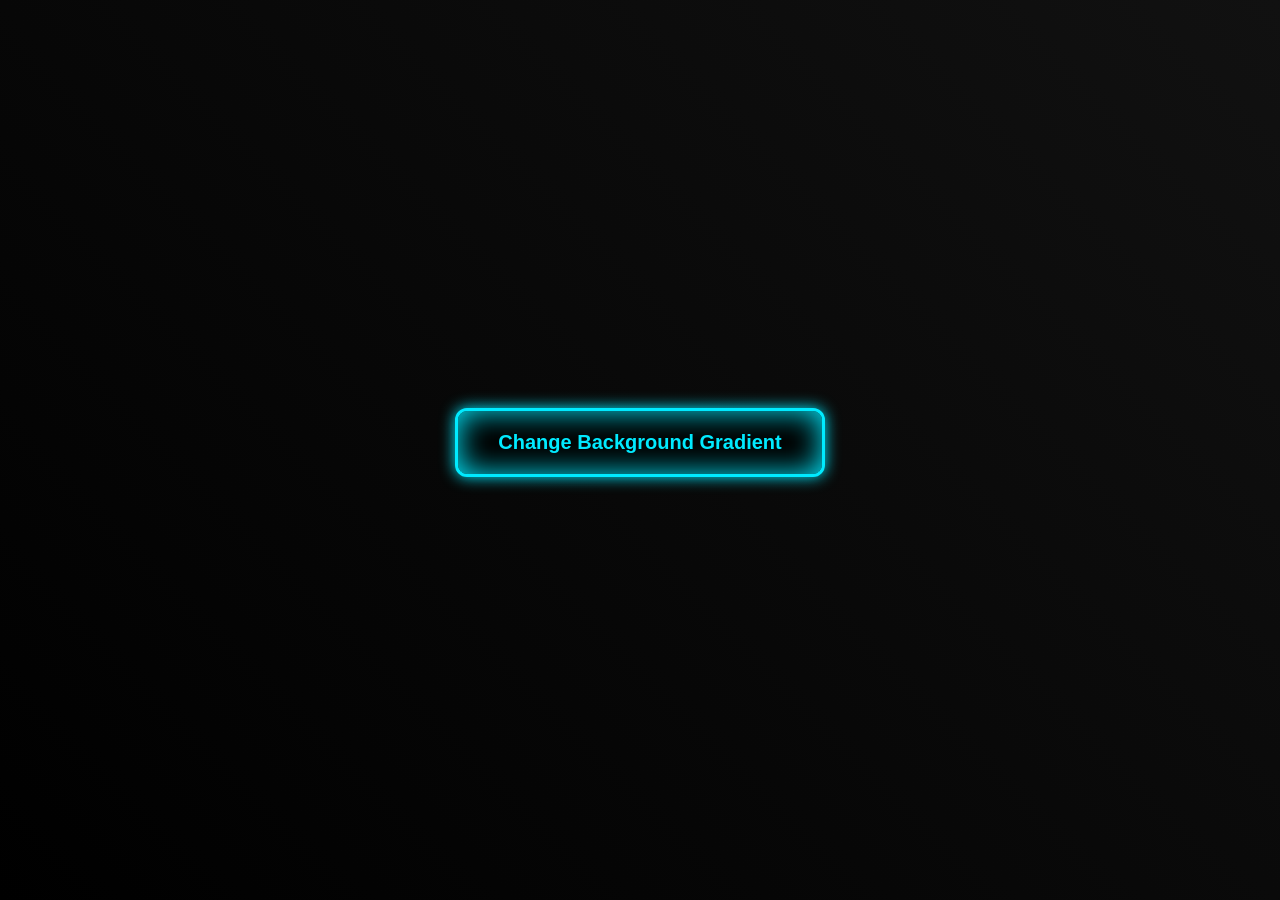
<file: task3/index.html>
<!DOCTYPE html>
<html lang="en">
<head>
  <meta charset="UTF-8">
  <meta name="viewport" content="width=device-width, initial-scale=1.0">
  <title>Random Gradient Background</title>
  <link rel="stylesheet" href="style.css">
</head>
<body>
  <div class="container">
    <button id="colorBtn">Change Background Gradient</button>
    <p id="colorCode"></p>
  </div>
  <script src="script.js"></script>
</body>
</html>
</file>
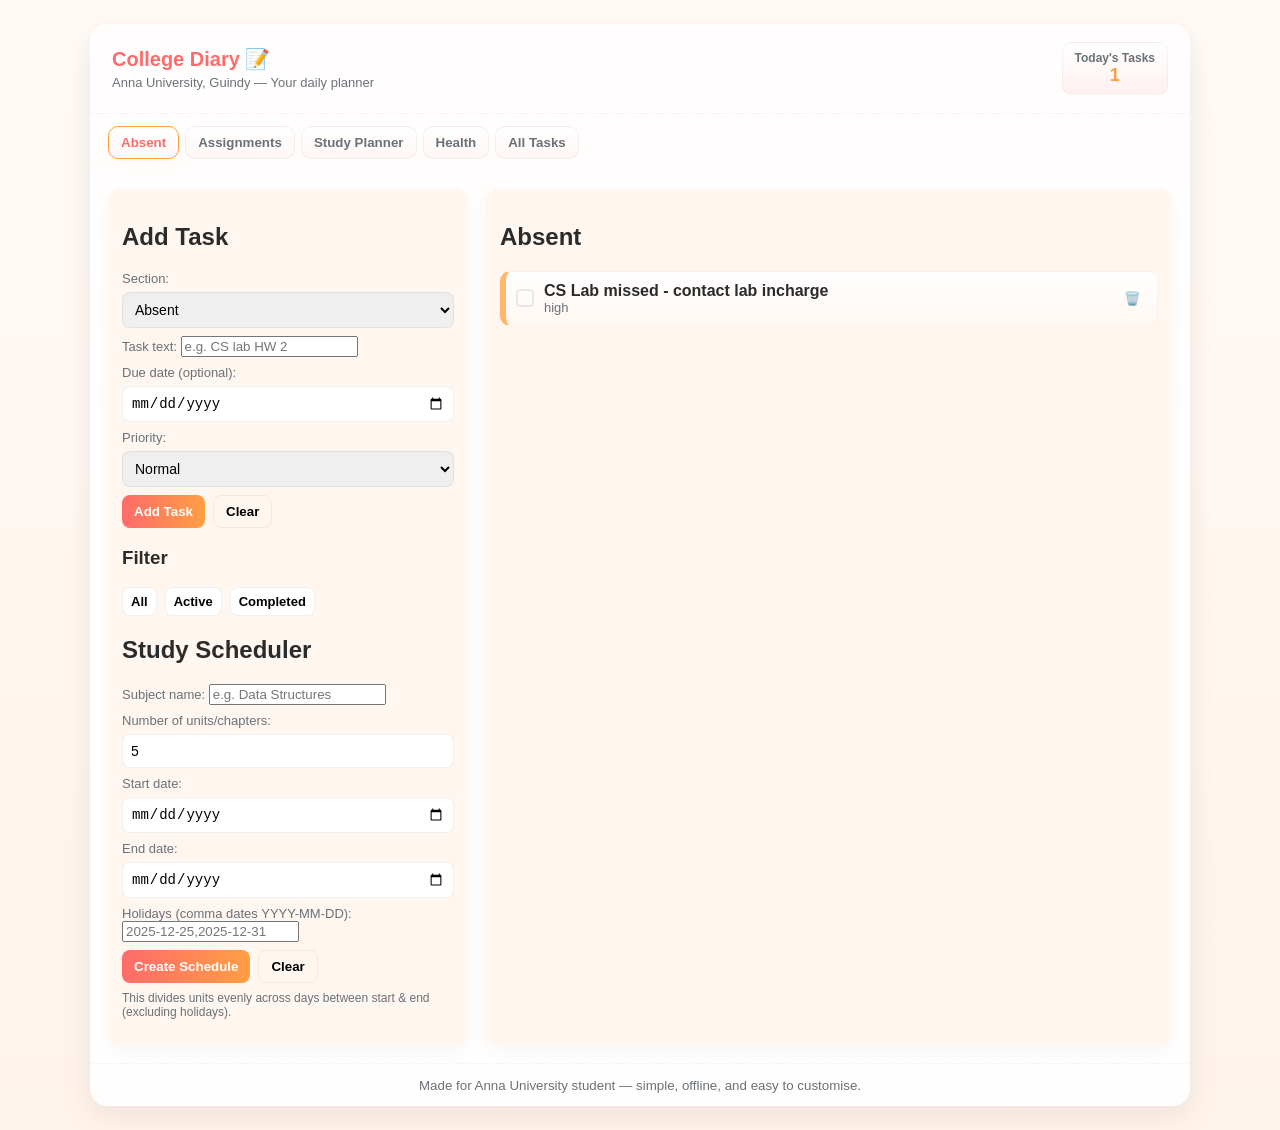
<file: task4/index.html>
<!DOCTYPE html>
<html lang="en">
<head>
  <meta charset="utf-8" />
  <meta name="viewport" content="width=device-width,initial-scale=1" />
  <title>College Diary — Smart ToDo</title>
  <link rel="stylesheet" href="style.css" />
</head>
<body>
  <div class="app">
    <header class="header">
      <div class="title">
        <h1>College Diary 📝</h1>
        <p class="subtitle">Anna University, Guindy — Your daily planner</p>
      </div>

      <div class="today-box" id="todayBox">
        <strong>Today's Tasks</strong>
        <div id="todayCount">0</div>
      </div>
    </header>

    <nav class="tabs">
      <button data-tab="absent" class="tab active">Absent</button>
      <button data-tab="assign" class="tab">Assignments</button>
      <button data-tab="study" class="tab">Study Planner</button>
      <button data-tab="health" class="tab">Health</button>
      <button data-tab="all" class="tab">All Tasks</button>
    </nav>

    <main class="main">
      <!-- LEFT: input + controls -->
      <aside class="panel left">
        <section class="add-section" id="addSection">
          <h2>Add Task</h2>
          <label>Section:
            <select id="taskSection">
              <option value="absent">Absent</option>
              <option value="assign">Assignments</option>
              <option value="study">Study</option>
              <option value="health">Health</option>
            </select>
          </label>

          <label>Task text:
            <input id="taskText" placeholder="e.g. CS lab HW 2" />
          </label>

          <label>Due date (optional):
            <input id="taskDate" type="date" />
          </label>

          <label>Priority:
            <select id="taskPriority">
              <option value="normal">Normal</option>
              <option value="high">High</option>
              <option value="low">Low</option>
            </select>
          </label>

          <div class="row">
            <button id="addBtn" class="btn primary">Add Task</button>
            <button id="clearBtn" class="btn ghost">Clear</button>
          </div>
        </section>

        <section class="filter-section">
          <h3>Filter</h3>
          <div class="row">
            <button data-filter="all" class="btn small active">All</button>
            <button data-filter="active" class="btn small">Active</button>
            <button data-filter="completed" class="btn small">Completed</button>
          </div>
        </section>

        <!-- Simple Study Scheduler -->
        <section class="scheduler">
          <h2>Study Scheduler</h2>
          <label>Subject name:
            <input id="subName" placeholder="e.g. Data Structures" />
          </label>

          <label>Number of units/chapters:
            <input id="units" type="number" min="1" value="5" />
          </label>

          <label>Start date:
            <input id="startDate" type="date" />
          </label>

          <label>End date:
            <input id="endDate" type="date" />
          </label>

          <label>Holidays (comma dates YYYY-MM-DD):
            <input id="holidays" placeholder="2025-12-25,2025-12-31" />
          </label>

          <div class="row">
            <button id="makeSchedule" class="btn primary">Create Schedule</button>
            <button id="clearSchedule" class="btn ghost">Clear</button>
          </div>

          <p class="hint">This divides units evenly across days between start & end (excluding holidays).</p>
        </section>
      </aside>

      <!-- RIGHT: task list -->
      <section class="panel right">
        <h2 id="panelTitle">Tasks</h2>
        <ul id="taskList" class="task-list"></ul>
      </section>
    </main>

    <footer class="footer">
      <small>Made for Anna University student — simple, offline, and easy to customise.</small>
    </footer>
  </div>

  <script src="script.js"></script>
</body>
</html>
</file>
<file: task3/style.css>
/* Full page styling */
body {
  margin: 0;
  padding: 0;
  height: 100vh;
  display: flex;
  justify-content: center;
  align-items: center;
  font-family: Arial, sans-serif;
  background: linear-gradient(45deg, #000, #111);
  transition: background 0.8s ease;
}

/* Container */
.container {
  text-align: center;
}

/* Button styling - neon high contrast */
#colorBtn {
  padding: 20px 40px;
  font-size: 20px;
  font-weight: bold;
  color: #00eaff;
  background-color: #000;
  border: 3px solid #00eaff;
  border-radius: 12px;
  cursor: pointer;
  box-shadow: 0 0 15px #00eaff, 0 0 30px #00eaff inset;
  transition: 0.3s ease-in-out;
}

/* Hover effect */
#colorBtn:hover {
  background-color: #00eaff;
  color: #000;
  box-shadow: 0 0 30px #00eaff, 0 0 50px #00eaff inset;
  transform: translateY(-3px);
}

/* Display color codes */
#colorCode {
  margin-top: 15px;
  color: #ffffff;
  font-weight: bold;
  text-shadow: 0 0 5px #000;
}
</file>
<file: task4/style.css>
:root{
  --bg: #fffaf6;
  --card: #fff6ef;
  --accent: #ff6b6b;
  --accent2: #ff9f43;
  --note: #f7e6e6;
  --muted: #6b7178;
  --ink: #2b2b2b;
  --green: #3ddc84;
  --radius: 12px;
  --maxw: 1100px;
}

/* Reset */
*{box-sizing:border-box}
body{
  margin:0;
  background:linear-gradient(180deg,var(--bg),#fff3ea);
  color:var(--ink);
  font-family: "Segoe UI", Roboto, Arial, sans-serif;
  -webkit-font-smoothing:antialiased;
  padding:24px;
  display:flex;
  justify-content:center;
}

/* App container */
.app{
  width:100%;
  max-width:var(--maxw);
  background:linear-gradient(180deg, rgba(255,255,255,0.8), rgba(255,255,255,0.95));
  border-radius:18px;
  box-shadow:0 10px 30px rgba(20,20,30,0.08);
  overflow:hidden;
}

/* Header */
.header{
  display:flex;
  justify-content:space-between;
  align-items:center;
  padding:18px 22px;
  border-bottom:1px dashed rgba(0,0,0,0.05);
}
.title h1{margin:0;font-size:20px;color:var(--accent)}
.title .subtitle{margin:4px 0 0 0;color:var(--muted);font-size:13px}
.today-box{
  background:linear-gradient(180deg,#fff,#fff0f0);
  padding:8px 12px;border-radius:10px;border:1px solid rgba(0,0,0,0.04);
  text-align:center;
}
.today-box strong{display:block;font-size:12px;color:var(--muted)}
#todayCount{font-size:18px;font-weight:700;color:var(--accent2)}

/* Tabs */
.tabs{display:flex;gap:6px;padding:12px 18px;background:transparent}
.tab{
  border:1px solid rgba(0,0,0,0.05);
  background:linear-gradient(180deg,#fff,#fff7f5);
  padding:8px 12px;border-radius:10px;font-weight:600;color:var(--muted);
  cursor:pointer;
}
.tab.active{border-color:var(--accent2);color:var(--accent);box-shadow:0 4px 12px rgba(255,159,67,0.06)}

/* Main layout */
.main{display:flex;gap:18px;padding:18px}
.panel{background:var(--card);padding:14px;border-radius:12px;box-shadow:0 6px 18px rgba(0,0,0,0.03)}
.left{width:360px;flex-shrink:0}
.right{flex:1;min-height:300px}

/* Inputs */
.add-section label, .scheduler label{display:block;margin-bottom:8px;font-size:13px;color:var(--muted)}
.add-section input[type="text"], .add-section input[type="date"], .add-section select, .scheduler input[type="text"], .scheduler input[type="date"], .scheduler input[type="number"]{
  width:100%;padding:8px;border-radius:8px;border:1px solid rgba(0,0,0,0.06);margin-top:6px;font-size:14px;
}

/* Buttons */
.btn{padding:8px 12px;border-radius:8px;border:1px solid rgba(0,0,0,0.06);cursor:pointer;background:#fff;font-weight:700}
.btn.primary{background:linear-gradient(90deg,var(--accent),var(--accent2));color:#fff;border:none}
.btn.ghost{background:transparent}
.btn.small{padding:6px 8px;font-size:13px}
.row{display:flex;gap:8px}

/* Task list */
.task-list{list-style:none;padding:0;margin:0}
.task-item{
  display:flex;align-items:center;justify-content:space-between;padding:10px;border-radius:10px;margin-bottom:10px;
  background:linear-gradient(180deg,#fff,#fff7f2);border:1px solid rgba(0,0,0,0.03)
}
.task-left{display:flex;gap:10px;align-items:center;flex:1}
.checkbox{width:18px;height:18px;border-radius:4px;border:2px solid rgba(0,0,0,0.08);display:inline-block;cursor:pointer;flex-shrink:0}
.checkbox.checked{background:linear-gradient(90deg,var(--green),#16a34a);border-color:transparent}
.task-meta{font-size:13px;color:var(--muted)}
.task-title{font-weight:700}
.task-date{font-size:12px;color:var(--muted)}
.task-actions button{background:transparent;border:none;color:var(--muted);cursor:pointer}

/* Color-coded by section */
.task-item[data-section="assign"]{border-left:6px solid #ffa8a8}
.task-item[data-section="absent"]{border-left:6px solid #ffb86b}
.task-item[data-section="study"]{border-left:6px solid #7bd389}
.task-item[data-section="health"]{border-left:6px solid #9fb6ff}

/* Completed look */
.task-item.completed{opacity:0.55;text-decoration:line-through}

/* Small screens */
@media (max-width:880px){
  .main{flex-direction:column}
  .left{width:100%}
  .right{width:100%}
}

/* Footer */
.footer{padding:12px 18px;border-top:1px dashed rgba(0,0,0,0.04);text-align:center;color:var(--muted)}
.hint{font-size:12px;color:var(--muted);margin-top:8px}
</file>
